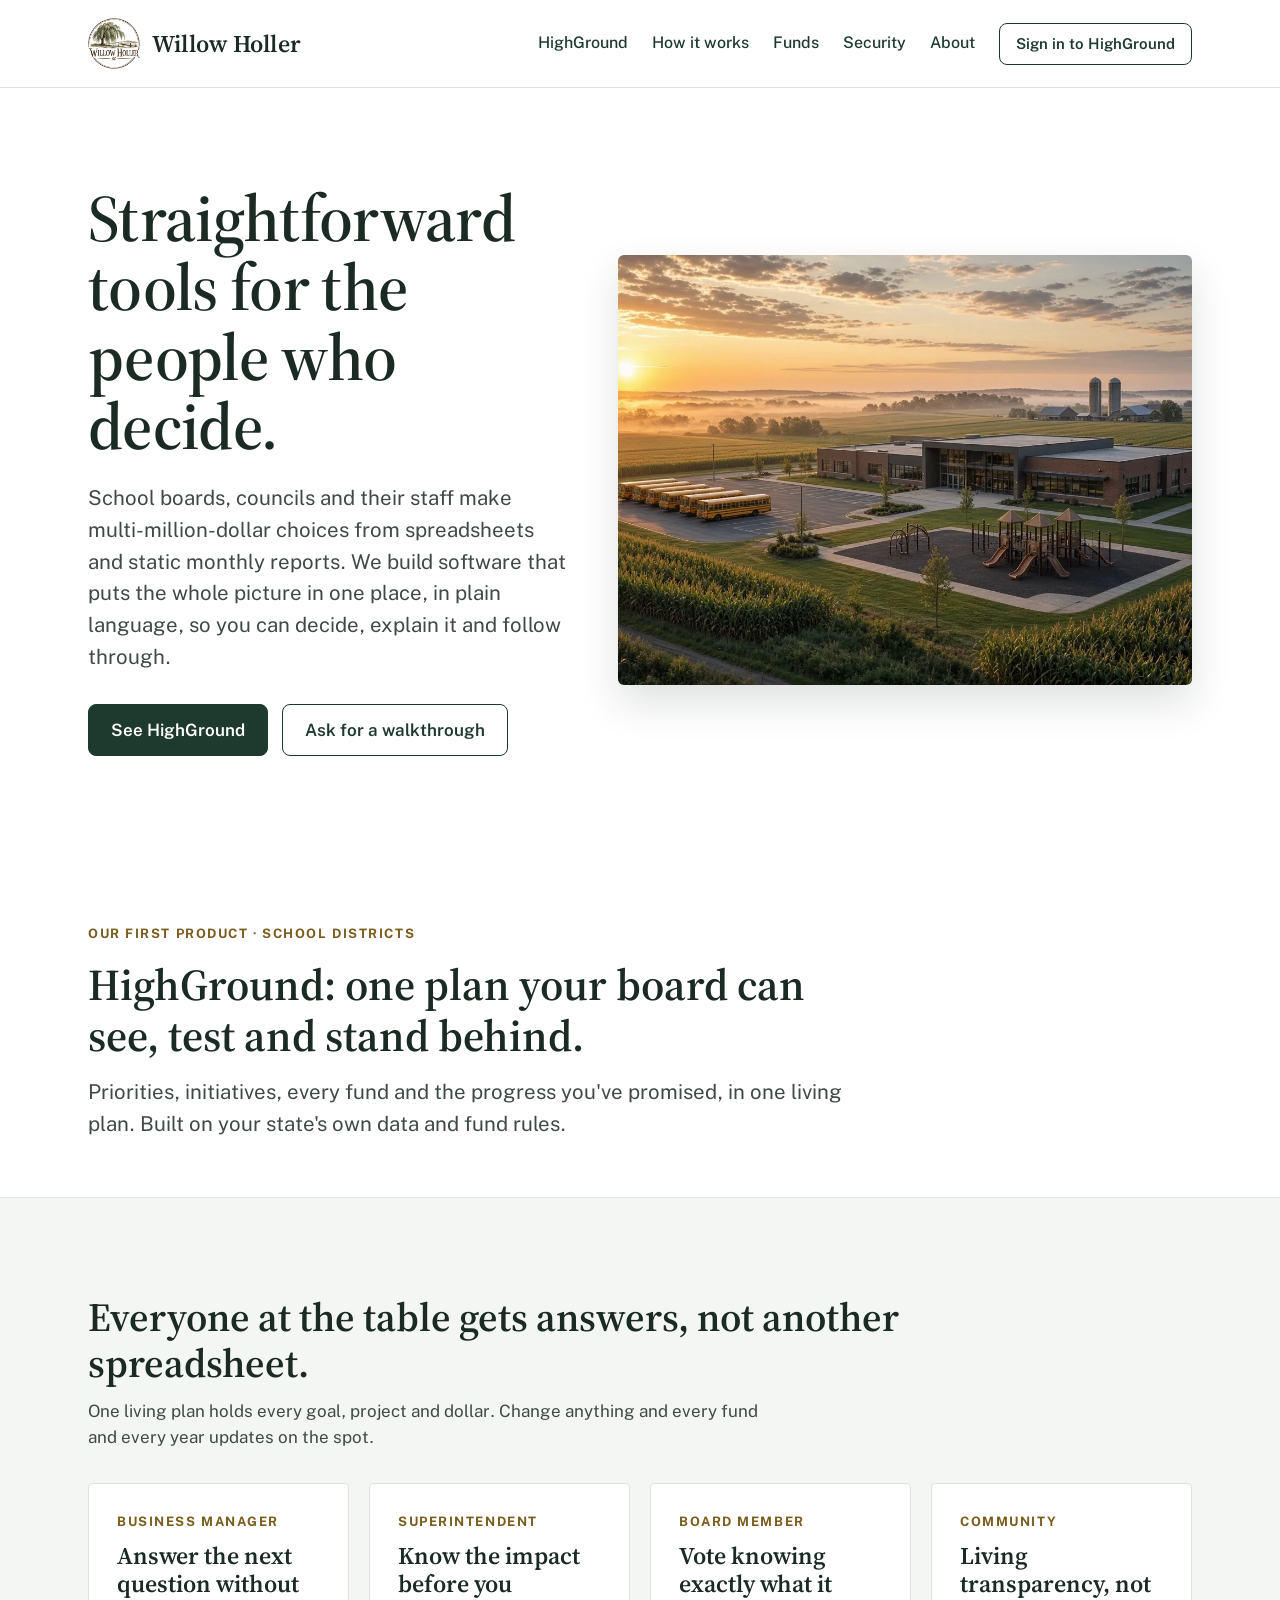
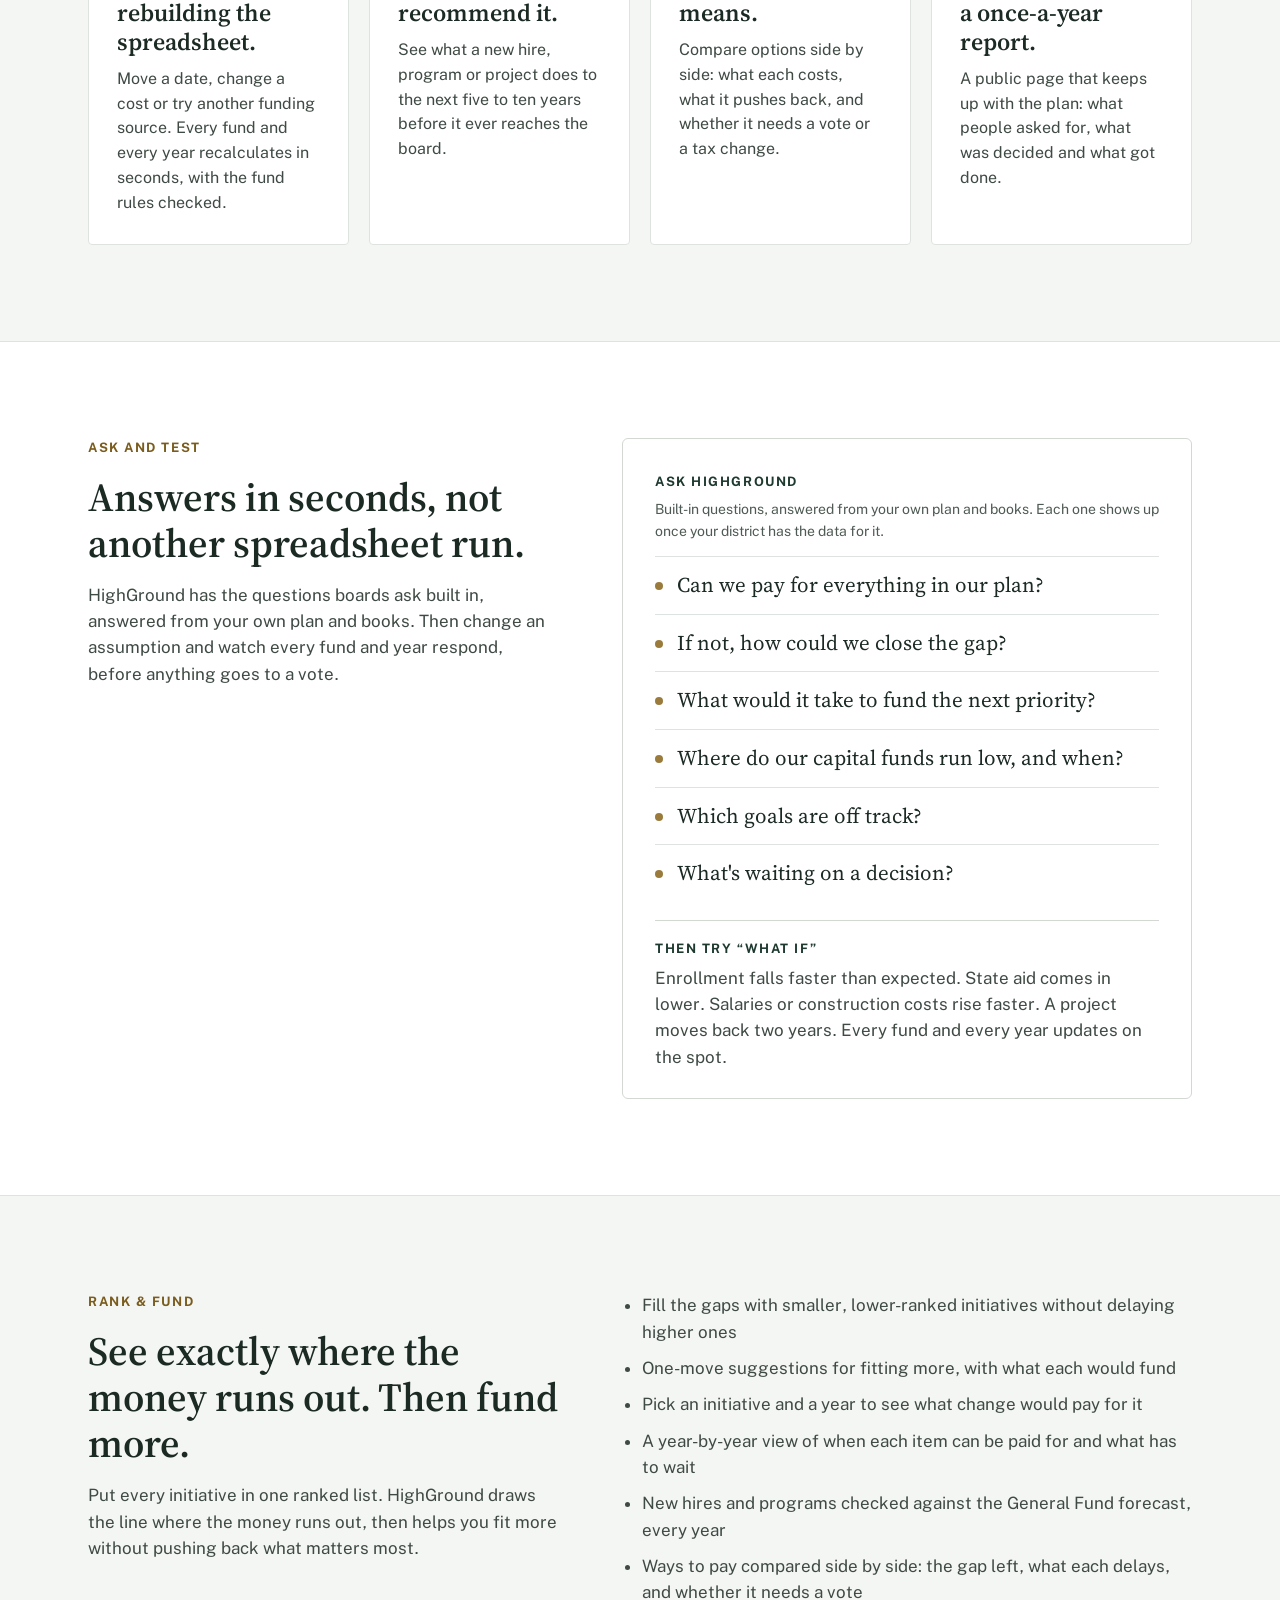
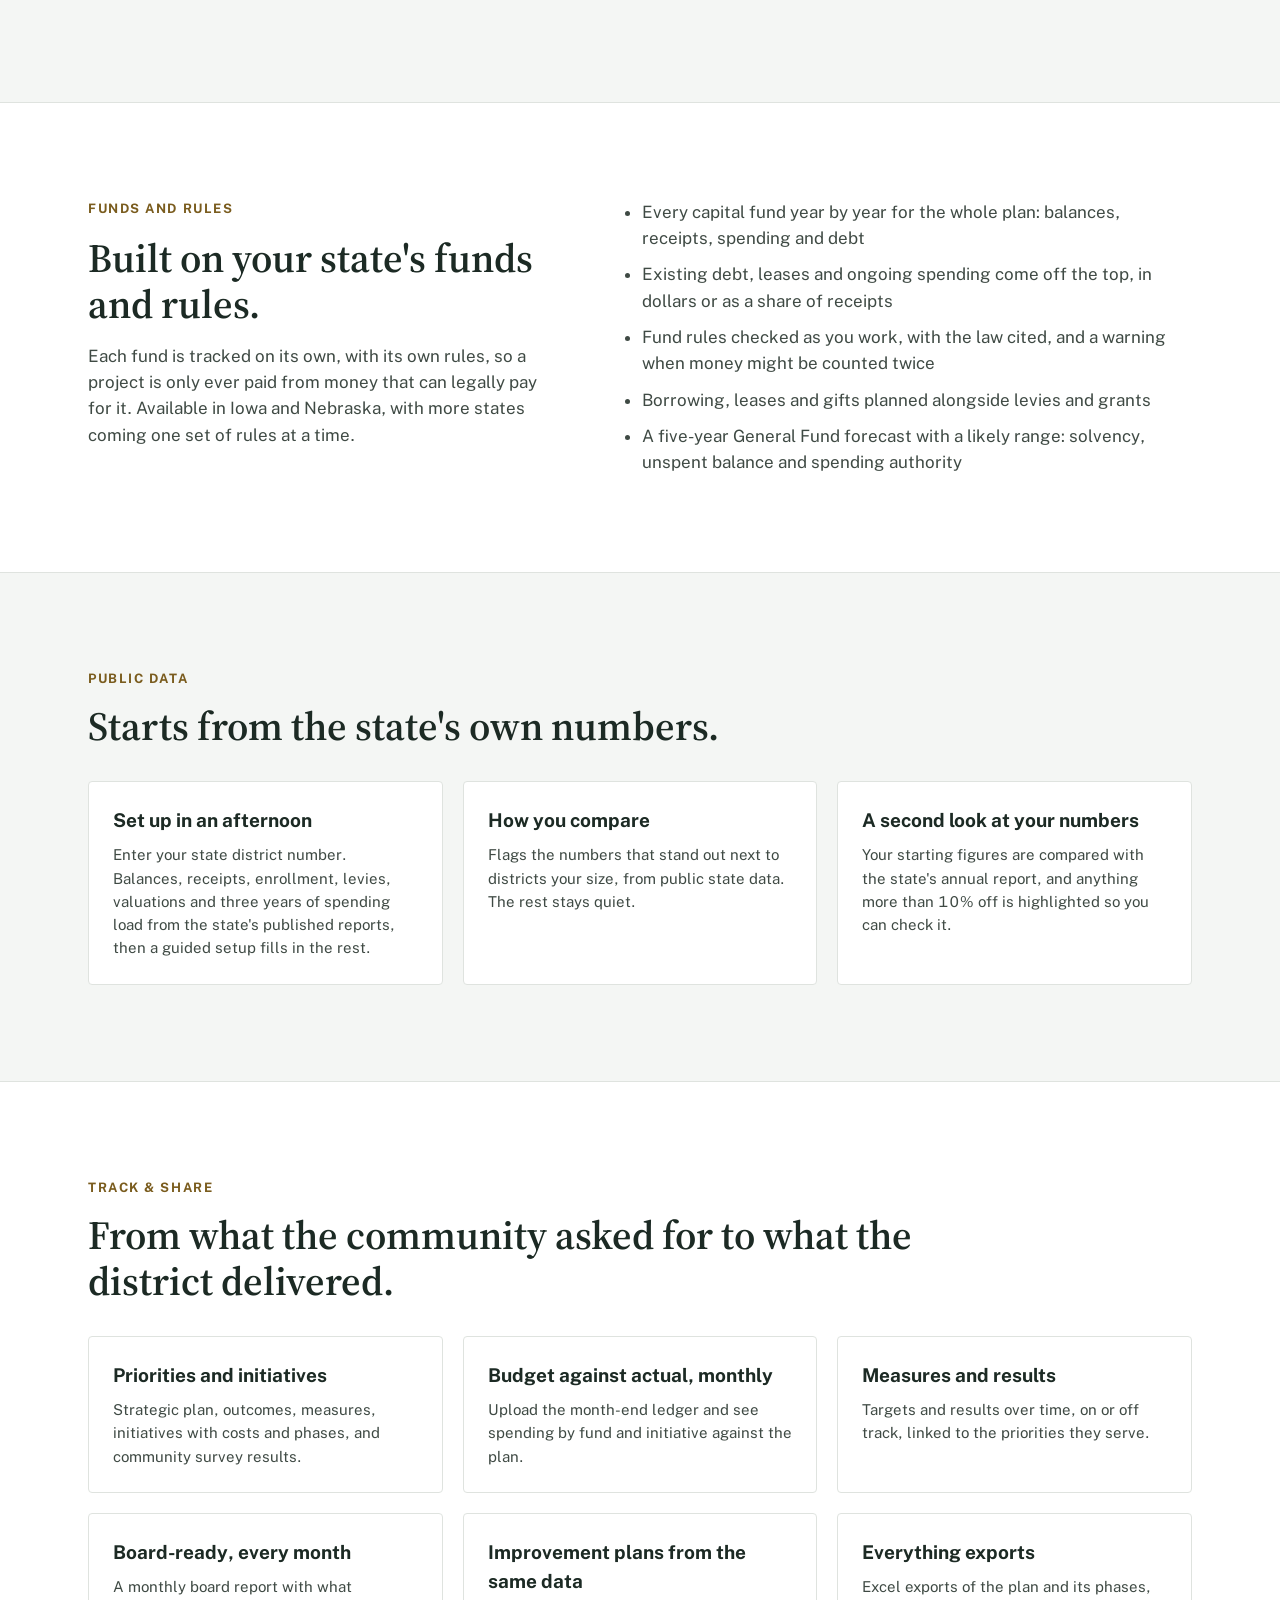
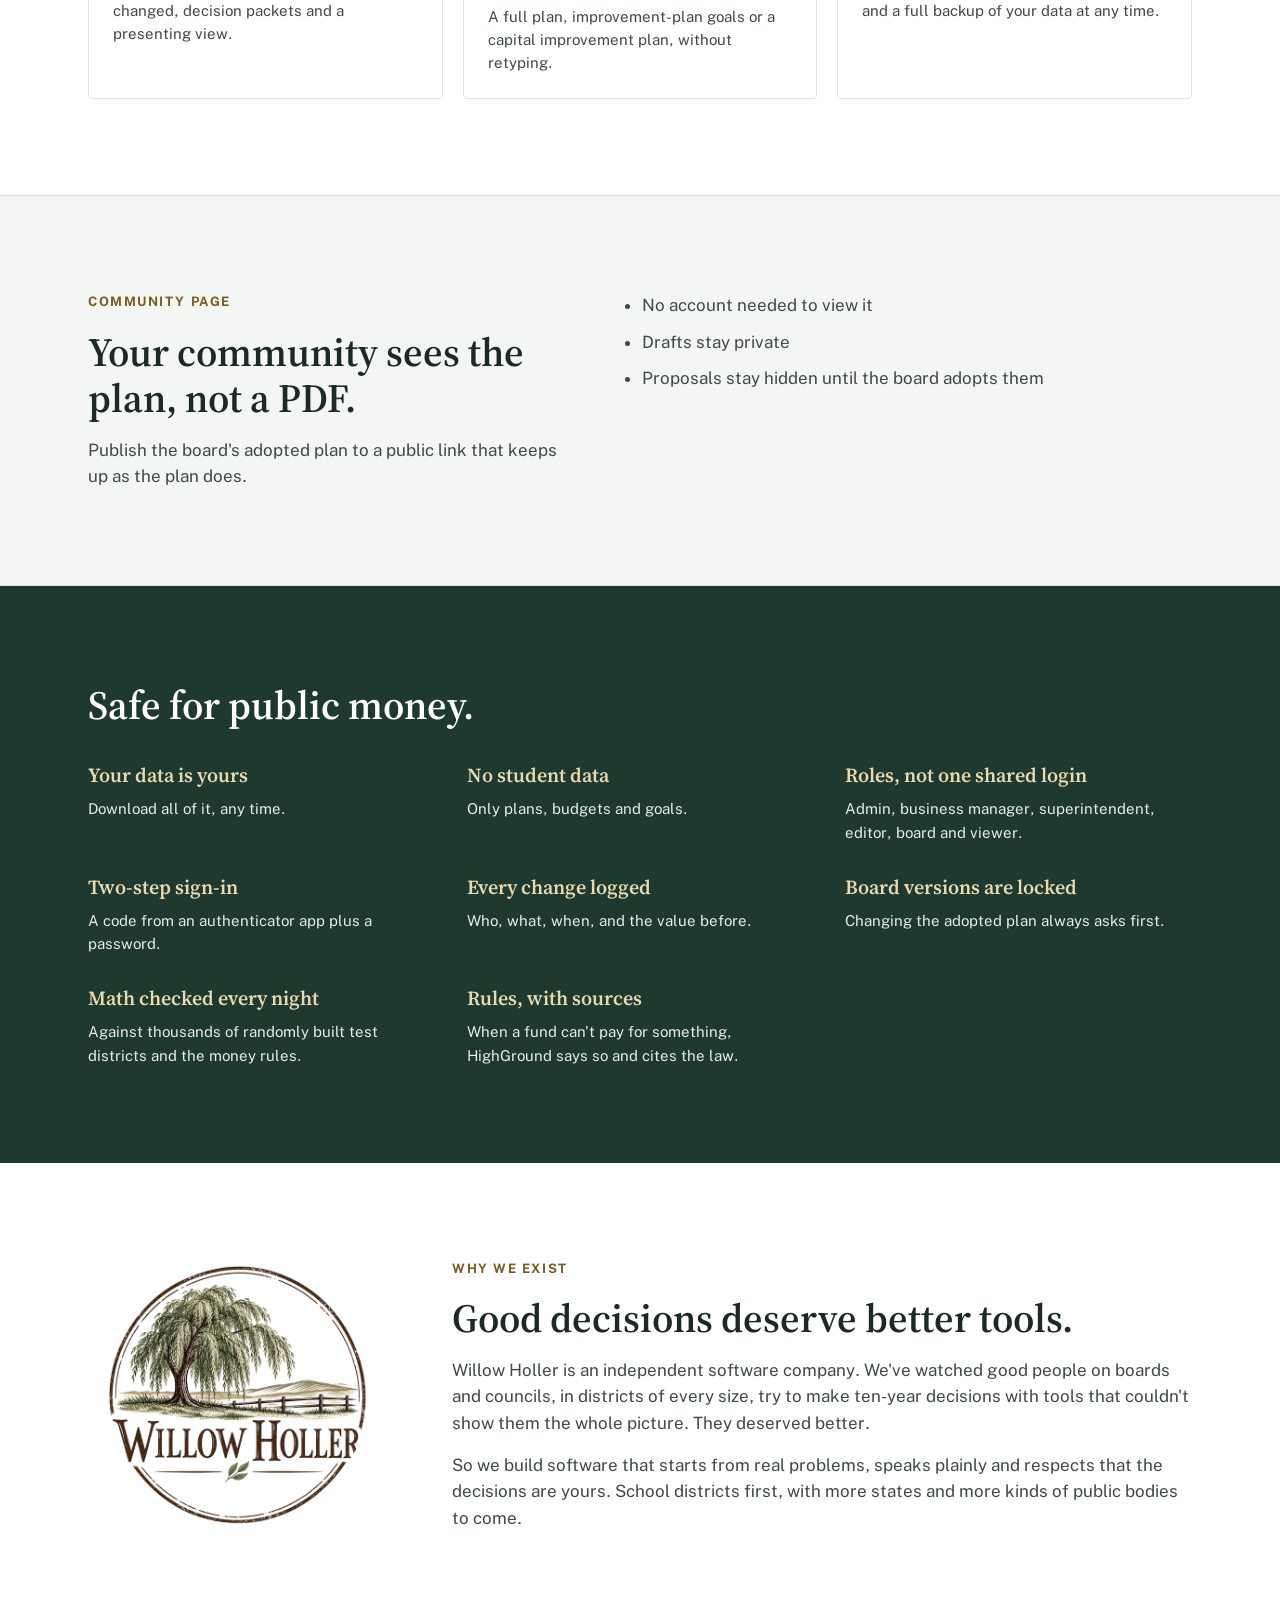
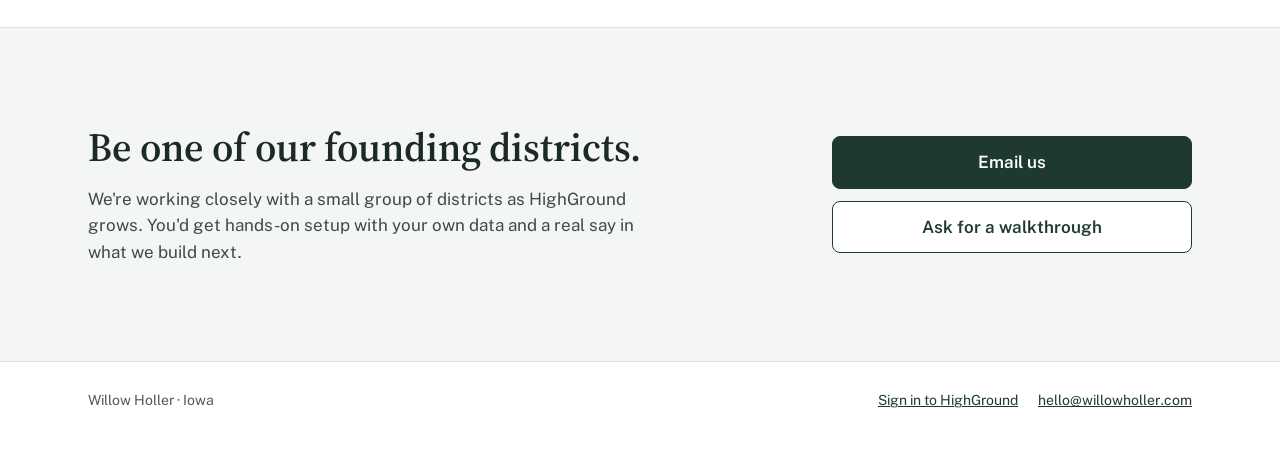
<file: index.html>
<!doctype html>
<html lang="en">
<head>
  <meta charset="utf-8">
  <meta name="viewport" content="width=device-width, initial-scale=1">
  <title>Willow Holler — Straightforward tools for the people who decide</title>
  <link rel="icon" href="/favicon.ico" sizes="any">
  <link rel="icon" type="image/png" sizes="32x32" href="/favicon-32.png">
  <link rel="icon" type="image/png" sizes="16x16" href="/favicon-16.png">
  <link rel="apple-touch-icon" href="/apple-touch-icon.png">
  <!-- the home-screen shortcut is Willow Holler's own, and opens in the browser, so signing in to HighGround never takes it over -->
  <link rel="manifest" href="/manifest.webmanifest">
  <meta name="apple-mobile-web-app-title" content="Willow Holler">
  <meta name="description" content="Willow Holler builds straightforward software for the people who decide. Our first product, HighGround, is the living plan for a school district: priorities, every fund and progress in one place, built on your state's own data and fund rules.">
  <meta property="og:title" content="Willow Holler">
  <meta property="og:description" content="Straightforward tools for the people who decide.">
  <meta property="og:type" content="website">
  <meta property="og:url" content="https://www.willowholler.com/">
  <link rel="canonical" href="https://www.willowholler.com/">
  <meta property="og:image" content="https://www.willowholler.com/willowholler-emblem.webp">
  <link rel="preconnect" href="https://fonts.googleapis.com">
  <link rel="preconnect" href="https://fonts.gstatic.com" crossorigin>
  <link href="https://fonts.googleapis.com/css2?family=Public+Sans:wght@400;500;600;700&family=Source+Serif+4:opsz,wght@8..60,400;8..60,600&display=swap" rel="stylesheet">
  <link rel="stylesheet" href="styles.css">
</head>
<body>
<!-- One page while there is one product (24 Nov 2026). When a second product arrives, move the HighGround sections
     (#highground to #trust) to their own page and give this page product cards.
     Site rules: no personal names, no school-board role, no real district as proof, no public demo link,
     no mock-ups or made-up-figure illustrations, no red in graphics. Describe only what the app has built. -->
<a class="skip" href="#main">Skip to content</a>

<header class="site-head">
  <div class="wrap">
    <a class="brand" href="/" aria-label="Willow Holler, home">
      <img src="willowholler-emblem-small.webp" width="52" height="51" alt="">
      <span class="brand-name">Willow Holler</span>
    </a>
    <nav class="nav" aria-label="Main">
      <a href="#highground">HighGround</a>
      <a href="#ask">How it works</a>
      <a href="#funds">Funds</a>
      <a href="#trust">Security</a>
      <a href="#about">About</a>
      <a class="btn outline" href="https://highground.willowholler.com/" target="_blank" rel="noopener">Sign in to HighGround</a>
    </nav>
  </div>
</header>

<main id="main">
  <!-- HERO -->
  <section class="wrap section">
    <div class="hero-grid">
      <div class="stack" style="gap:22px">
        <h1 class="h1">Straightforward tools for the people who decide.</h1>
        <p class="lede">School boards, councils and their staff make multi-million-dollar choices from spreadsheets and static monthly reports. We build software that puts the whole picture in one place, in plain language, so you can decide, explain it and follow through.</p>
        <div class="btns" style="margin-top:8px">
          <a class="btn" href="#highground">See HighGround</a>
          <a class="btn outline" href="mailto:hello@willowholler.com?subject=HighGround%20walkthrough">Ask for a walkthrough</a>
        </div>
      </div>
      <figure class="hero-photo">
        <img src="hero-school-sunrise.webp" width="1168" height="784" alt="A brick school at sunrise, surrounded by cornfields, with buses parked out front and fog over the farmland">
      </figure>
    </div>
  </section>

  <!-- HIGHGROUND INTRO -->
  <section id="highground" class="wrap" style="padding-top:clamp(40px,6vw,72px);padding-bottom:clamp(40px,5vw,56px)">
    <div class="stack" style="gap:16px">
      <span class="caps">Our first product · school districts</span>
      <h2 class="h2" style="font-size:clamp(32px,3.8vw,44px);max-width:18em">HighGround: one plan your board can see, test and stand behind.</h2>
      <p class="lede" style="max-width:38em">Priorities, initiatives, every fund and the progress you've promised, in one living plan. Built on your state's own data and fund rules.</p>
    </div>
  </section>

  <!-- VALUE BY PERSONA -->
  <section class="band">
    <div class="wrap section stack-lg">
      <div class="stack" style="gap:12px">
        <h2 class="h2" style="max-width:22em">Everyone at the table gets answers, not another spreadsheet.</h2>
        <p class="body" style="max-width:40em">One living plan holds every goal, project and dollar. Change anything and every fund and every year updates on the spot.</p>
      </div>
      <div class="grid4">
        <article class="persona"><span class="caps">Business manager</span><h3>Answer the next question without rebuilding the spreadsheet.</h3><p>Move a date, change a cost or try another funding source. Every fund and every year recalculates in seconds, with the fund rules checked.</p></article>
        <article class="persona"><span class="caps">Superintendent</span><h3>Know the impact before you recommend it.</h3><p>See what a new hire, program or project does to the next five to ten years before it ever reaches the board.</p></article>
        <article class="persona"><span class="caps">Board member</span><h3>Vote knowing exactly what it means.</h3><p>Compare options side by side: what each costs, what it pushes back, and whether it needs a vote or a tax change.</p></article>
        <article class="persona"><span class="caps">Community</span><h3>Living transparency, not a once-a-year report.</h3><p>A public page that keeps up with the plan: what people asked for, what was decided and what got done.</p></article>
      </div>
    </div>
  </section>

  <!-- ASK + WHAT IF (questions match the app's built-in Ask bar) -->
  <section id="ask">
    <div class="wrap section duo">
      <div class="l">
        <span class="caps">Ask and test</span>
        <h2 class="h2">Answers in seconds, not another spreadsheet run.</h2>
        <p class="body">HighGround has the questions boards ask built in, answered from your own plan and books. Then change an assumption and watch every fund and year respond, before anything goes to a vote.</p>
      </div>
      <div class="r askbox">
        <span class="caps" style="color:var(--forest)">Ask HighGround</span>
        <p class="small muted" style="margin:6px 0 14px">Built-in questions, answered from your own plan and books. Each one shows up once your district has the data for it.</p>
        <ul class="asklist">
          <li>Can we pay for everything in our plan?</li>
          <li>If not, how could we close the gap?</li>
          <li>What would it take to fund the next priority?</li>
          <li>Where do our capital funds run low, and when?</li>
          <li>Which goals are off track?</li>
          <li>What's waiting on a decision?</li>
        </ul>
        <div class="whatif">
          <span class="caps" style="color:var(--forest)">Then try “what if”</span>
          <p class="body">Enrollment falls faster than expected. State aid comes in lower. Salaries or construction costs rise faster. A project moves back two years. Every fund and every year updates on the spot.</p>
        </div>
      </div>
    </div>
  </section>

  <!-- RANK & FUND -->
  <section id="rank" class="band">
    <div class="wrap section duo">
      <div class="l">
        <span class="caps">Rank &amp; fund</span>
        <h2 class="h2">See exactly where the money runs out. Then fund more.</h2>
        <p class="body">Put every initiative in one ranked list. HighGround draws the line where the money runs out, then helps you fit more without pushing back what matters most.</p>
      </div>
      <div class="r">
        <ul class="ticks">
          <li>Fill the gaps with smaller, lower-ranked initiatives without delaying higher ones</li>
          <li>One-move suggestions for fitting more, with what each would fund</li>
          <li>Pick an initiative and a year to see what change would pay for it</li>
          <li>A year-by-year view of when each item can be paid for and what has to wait</li>
          <li>New hires and programs checked against the General Fund forecast, every year</li>
          <li>Ways to pay compared side by side: the gap left, what each delays, and whether it needs a vote</li>
        </ul>
      </div>
    </div>
  </section>

  <!-- FUNDS & RULES -->
  <section id="funds">
    <div class="wrap section duo">
      <div class="l">
        <span class="caps">Funds and rules</span>
        <h2 class="h2">Built on your state's funds and rules.</h2>
        <p class="body">Each fund is tracked on its own, with its own rules, so a project is only ever paid from money that can legally pay for it. Available in Iowa and Nebraska, with more states coming one set of rules at a time.</p>
      </div>
      <div class="r">
        <ul class="ticks">
          <li>Every capital fund year by year for the whole plan: balances, receipts, spending and debt</li>
          <li>Existing debt, leases and ongoing spending come off the top, in dollars or as a share of receipts</li>
          <li>Fund rules checked as you work, with the law cited, and a warning when money might be counted twice</li>
          <li>Borrowing, leases and gifts planned alongside levies and grants</li>
          <li>A five-year General Fund forecast with a likely range: solvency, unspent balance and spending authority</li>
        </ul>
      </div>
    </div>
  </section>

  <!-- PUBLIC DATA -->
  <section id="data" class="band">
    <div class="wrap section stack-lg">
      <div class="stack" style="gap:14px"><span class="caps">Public data</span><h2 class="h2" style="max-width:22em">Starts from the state's own numbers.</h2></div>
      <div class="grid3">
        <div class="ftile"><h3>Set up in an afternoon</h3><p>Enter your state district number. Balances, receipts, enrollment, levies, valuations and three years of spending load from the state's published reports, then a guided setup fills in the rest.</p></div>
        <div class="ftile"><h3>How you compare</h3><p>Flags the numbers that stand out next to districts your size, from public state data. The rest stays quiet.</p></div>
        <div class="ftile"><h3>A second look at your numbers</h3><p>Your starting figures are compared with the state's annual report, and anything more than 10% off is highlighted so you can check it.</p></div>
      </div>
    </div>
  </section>

  <!-- TRACK & SHARE -->
  <section id="track">
    <div class="wrap section stack-lg">
      <div class="stack" style="gap:14px"><span class="caps">Track &amp; share</span><h2 class="h2" style="max-width:22em">From what the community asked for to what the district delivered.</h2></div>
      <div class="grid3">
        <div class="ftile"><h3>Priorities and initiatives</h3><p>Strategic plan, outcomes, measures, initiatives with costs and phases, and community survey results.</p></div>
        <div class="ftile"><h3>Budget against actual, monthly</h3><p>Upload the month-end ledger and see spending by fund and initiative against the plan.</p></div>
        <div class="ftile"><h3>Measures and results</h3><p>Targets and results over time, on or off track, linked to the priorities they serve.</p></div>
        <div class="ftile"><h3>Board-ready, every month</h3><p>A monthly board report with what changed, decision packets and a presenting view.</p></div>
        <div class="ftile"><h3>Improvement plans from the same data</h3><p>A full plan, improvement-plan goals or a capital improvement plan, without retyping.</p></div>
        <div class="ftile"><h3>Everything exports</h3><p>Excel exports of the plan and its phases, and a full backup of your data at any time.</p></div>
      </div>
    </div>
  </section>

  <!-- COMMUNITY PAGE -->
  <section id="community" class="band">
    <div class="wrap section duo">
      <div class="l">
        <span class="caps">Community page</span>
        <h2 class="h2">Your community sees the plan, not a PDF.</h2>
        <p class="body">Publish the board's adopted plan to a public link that keeps up as the plan does.</p>
      </div>
      <div class="r">
        <ul class="ticks">
          <li>No account needed to view it</li>
          <li>Drafts stay private</li>
          <li>Proposals stay hidden until the board adopts them</li>
        </ul>
      </div>
    </div>
  </section>

  <!-- SECURITY -->
  <section id="trust" class="dark">
    <div class="wrap section stack-lg">
      <h2 class="h2">Safe for public money.</h2>
      <div class="trust4">
        <div><b>Your data is yours</b>Download all of it, any time.</div>
        <div><b>No student data</b>Only plans, budgets and goals.</div>
        <div><b>Roles, not one shared login</b>Admin, business manager, superintendent, editor, board and viewer.</div>
        <div><b>Two-step sign-in</b>A code from an authenticator app plus a password.</div>
        <div><b>Every change logged</b>Who, what, when, and the value before.</div>
        <div><b>Board versions are locked</b>Changing the adopted plan always asks first.</div>
        <div><b>Math checked every night</b>Against thousands of randomly built test districts and the money rules.</div>
        <div><b>Rules, with sources</b>When a fund can't pay for something, HighGround says so and cites the law.</div>
      </div>
    </div>
  </section>

  <!-- ABOUT -->
  <section id="about">
    <div class="wrap section duo" style="align-items:center">
      <div class="about-emblem"><img src="willowholler-emblem.webp" width="260" height="260" alt="Willow Holler emblem: a weeping willow by a fence in rolling hills"></div>
      <div class="l" style="flex:1 1 480px">
        <span class="caps">Why we exist</span>
        <h2 class="h2">Good decisions deserve better tools.</h2>
        <p class="body">Willow Holler is an independent software company. We've watched good people on boards and councils, in districts of every size, try to make ten-year decisions with tools that couldn't show them the whole picture. They deserved better.</p>
        <p class="body">So we build software that starts from real problems, speaks plainly and respects that the decisions are yours. School districts first, with more states and more kinds of public bodies to come.</p>
      </div>
    </div>
  </section>

  <!-- FOUNDING + CONTACT -->
  <section id="contact" class="band">
    <div class="wrap section duo" style="align-items:center">
      <div class="l" style="flex:1 1 480px">
        <h2 class="h2">Be one of our founding districts.</h2>
        <p class="body" style="max-width:34em">We're working closely with a small group of districts as HighGround grows. You'd get hands-on setup with your own data and a real say in what we build next.</p>
      </div>
      <div class="cta-col">
        <a class="btn" href="mailto:hello@willowholler.com">Email us</a>
        <a class="btn outline white" href="mailto:hello@willowholler.com?subject=HighGround%20walkthrough">Ask for a walkthrough</a>
      </div>
    </div>
  </section>
</main>

<footer class="site-foot">
  <div class="wrap">
    <span>Willow Holler · Iowa</span>
    <nav aria-label="Footer"><a href="https://highground.willowholler.com/" target="_blank" rel="noopener">Sign in to HighGround</a><a href="mailto:hello@willowholler.com">hello@willowholler.com</a></nav>
  </div>
</footer>
</body>
</html>
</file>
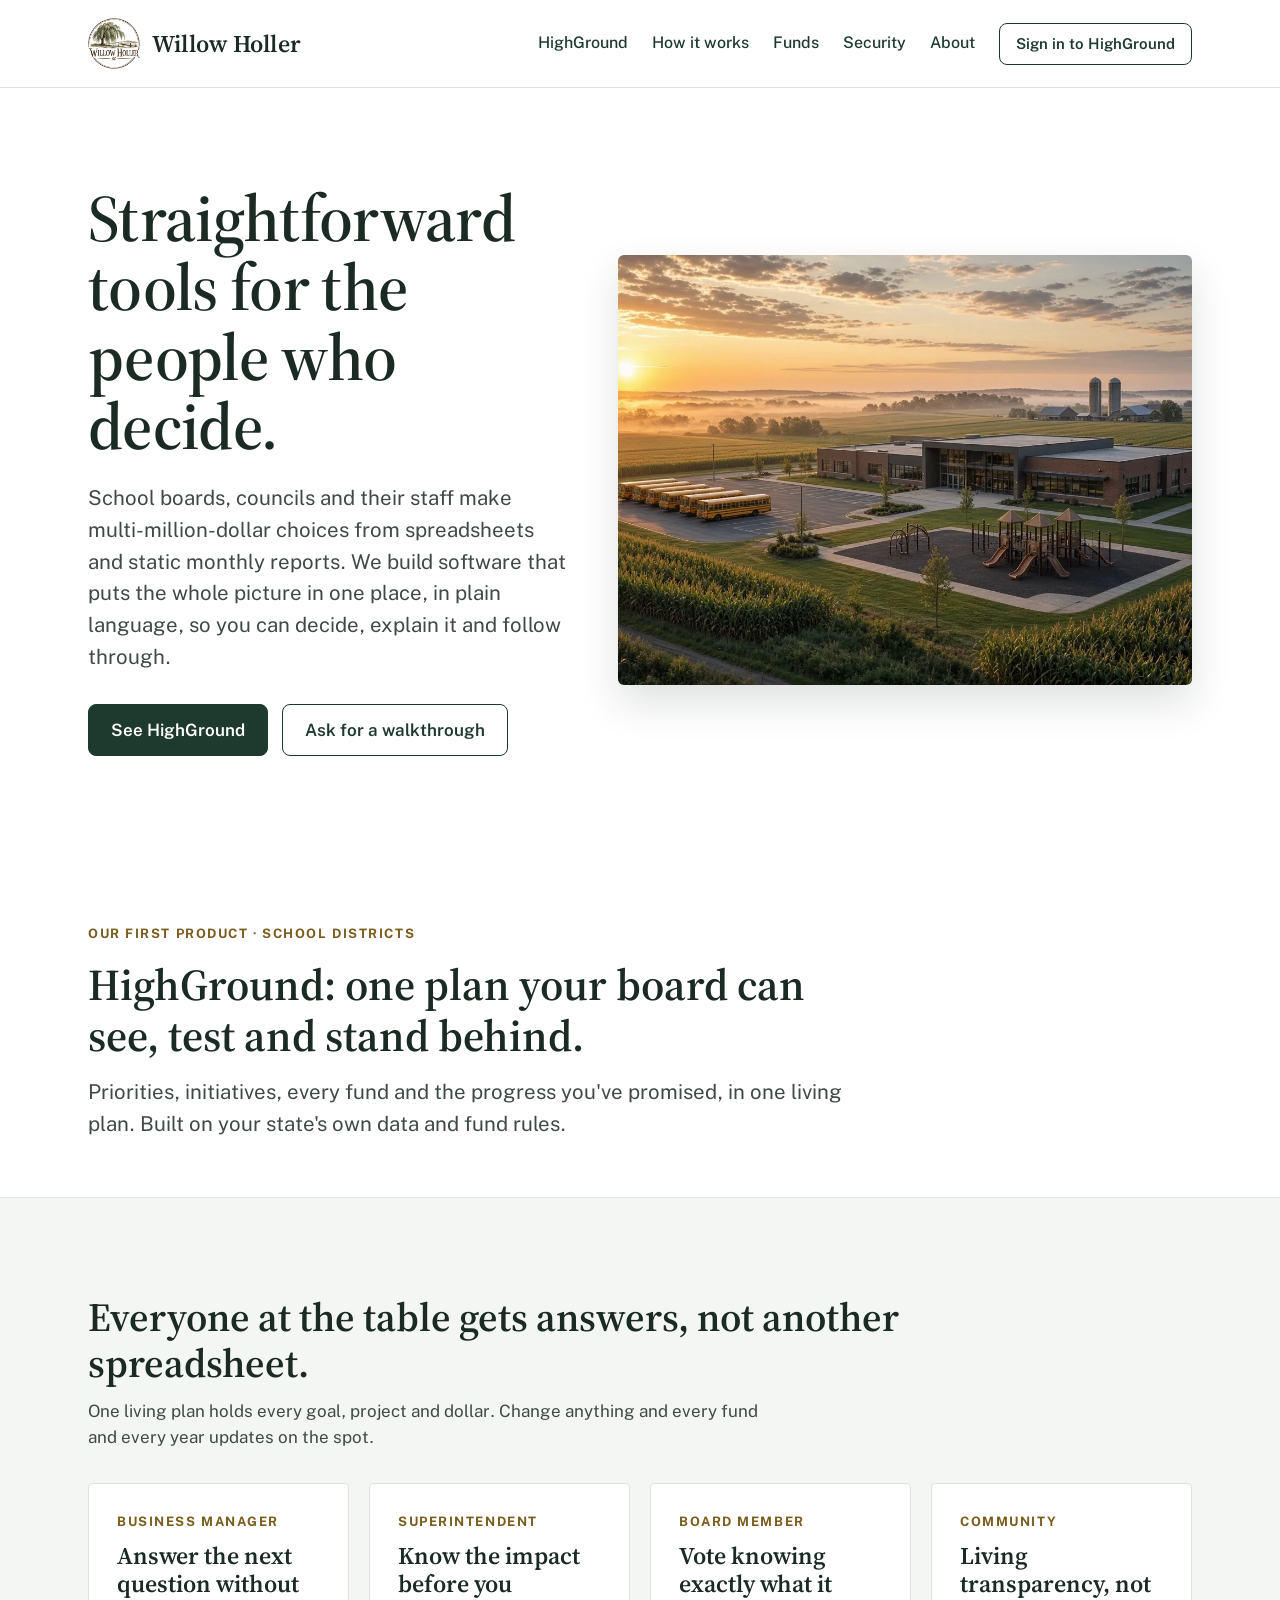
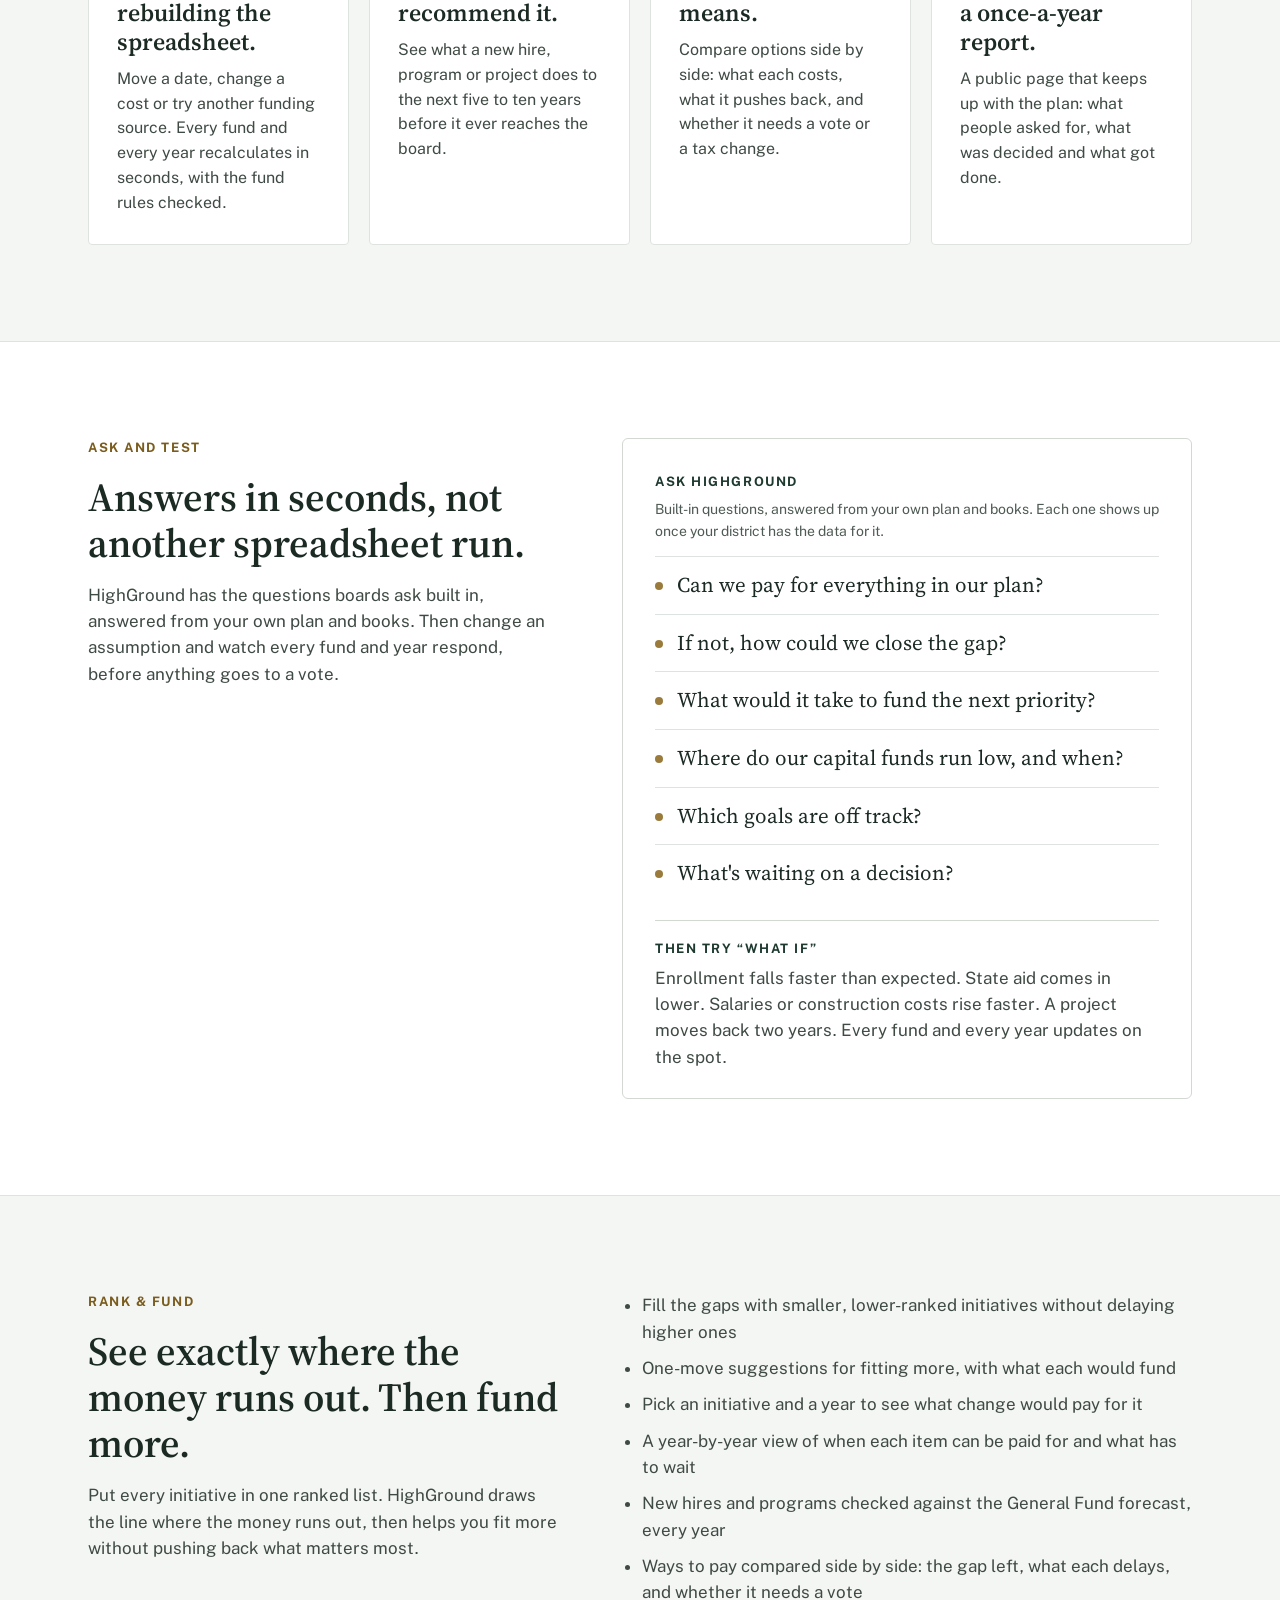
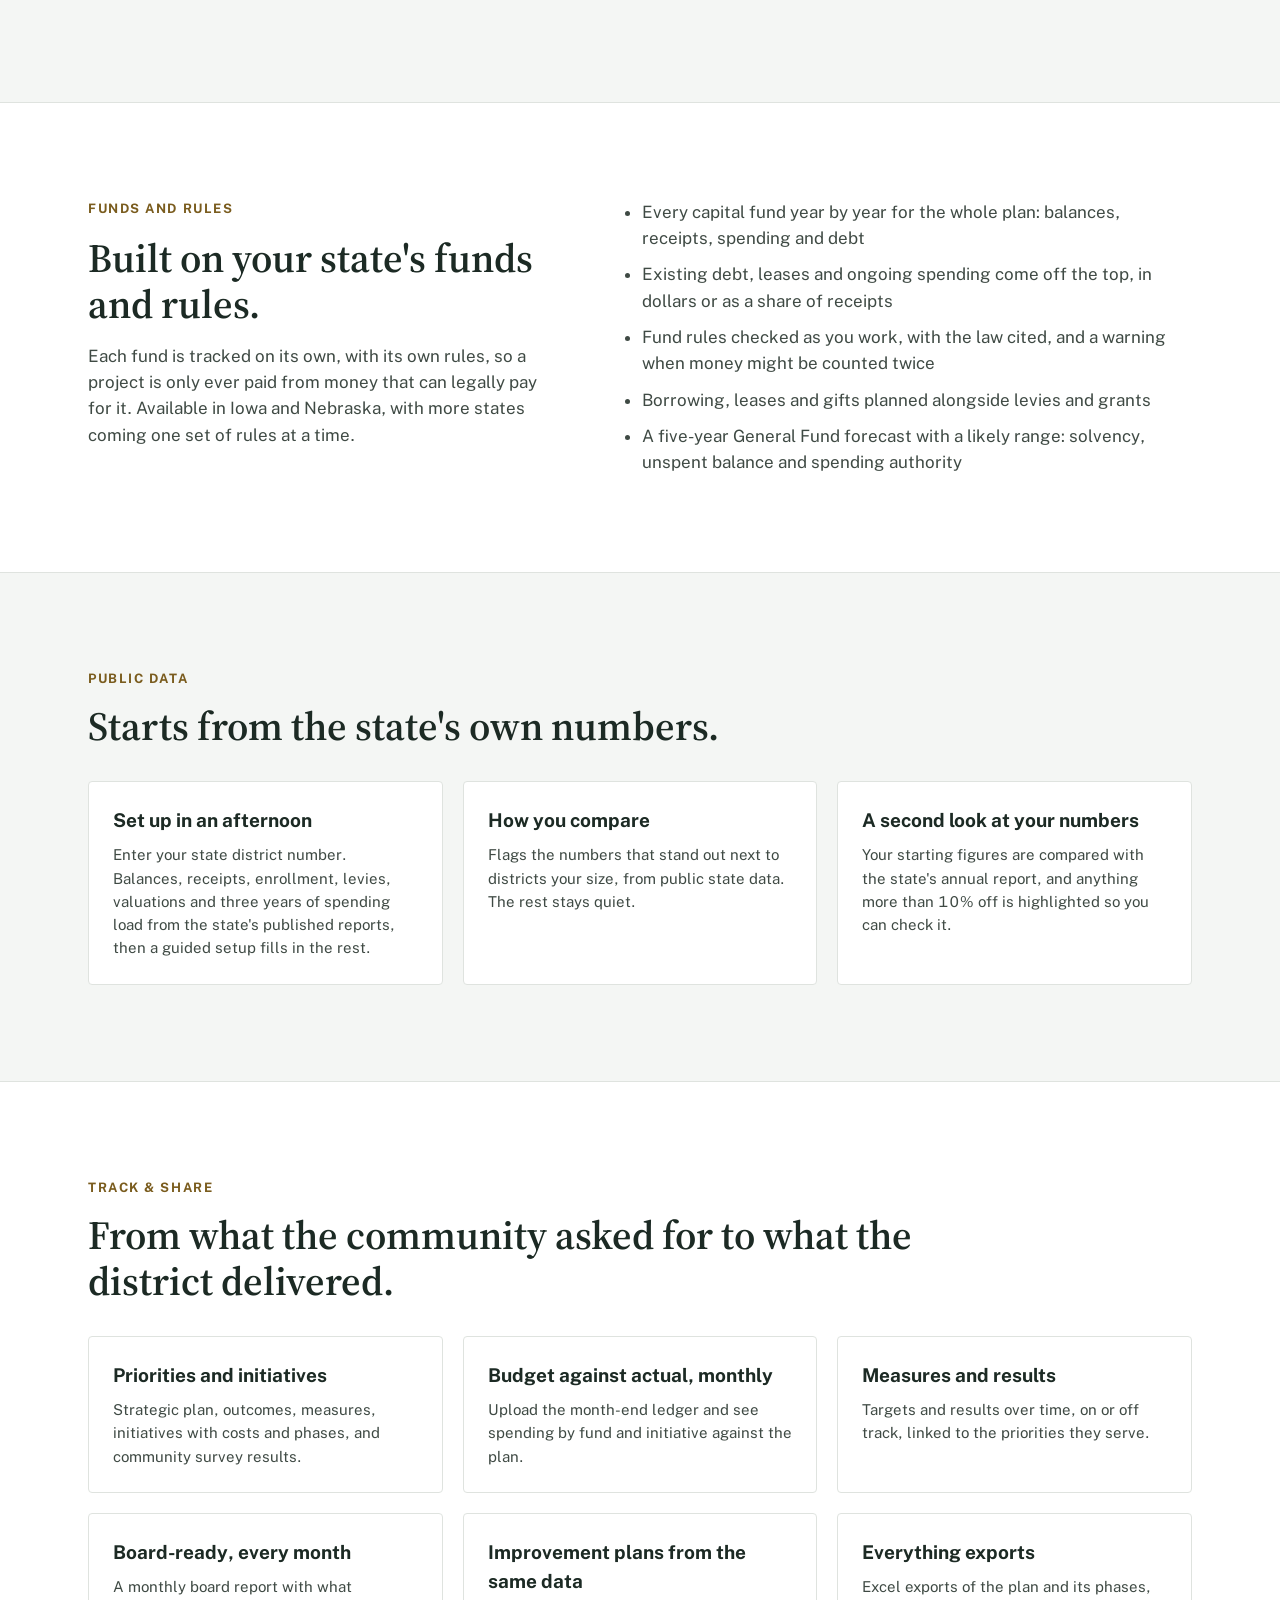
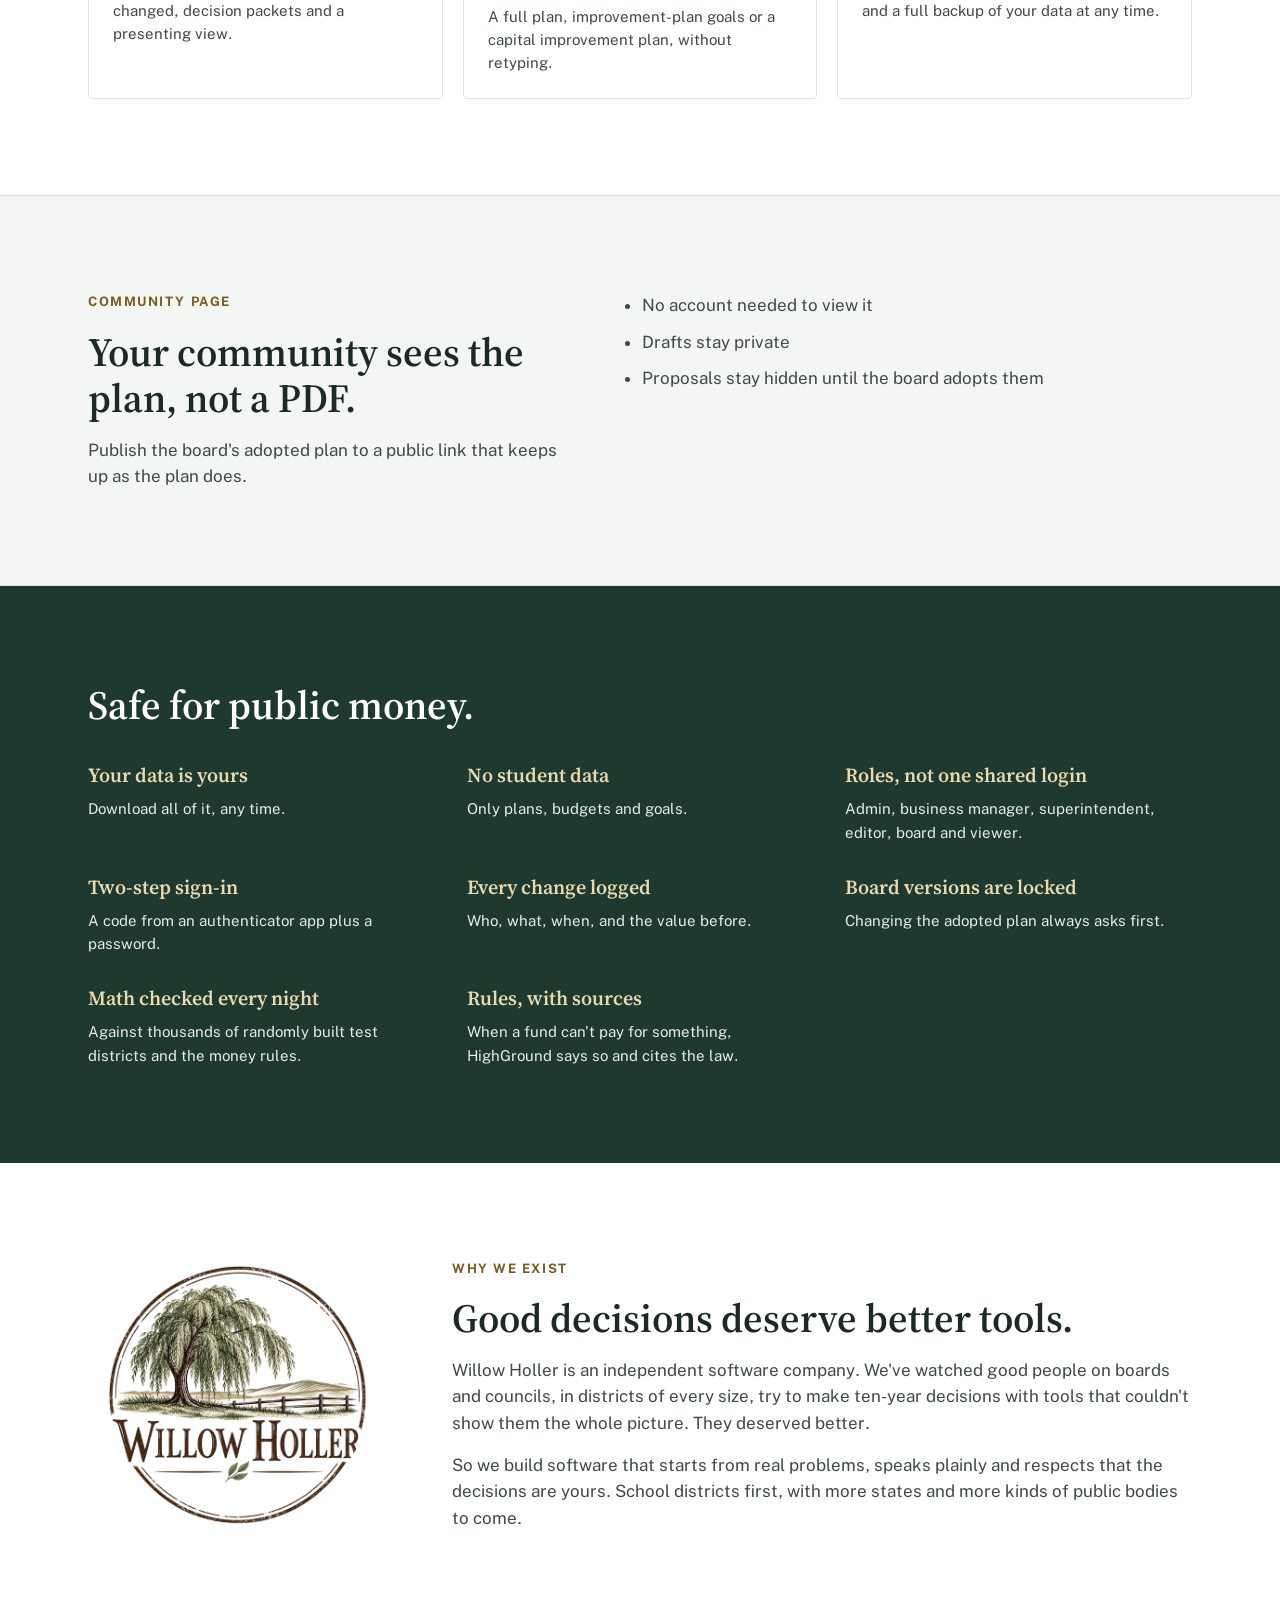
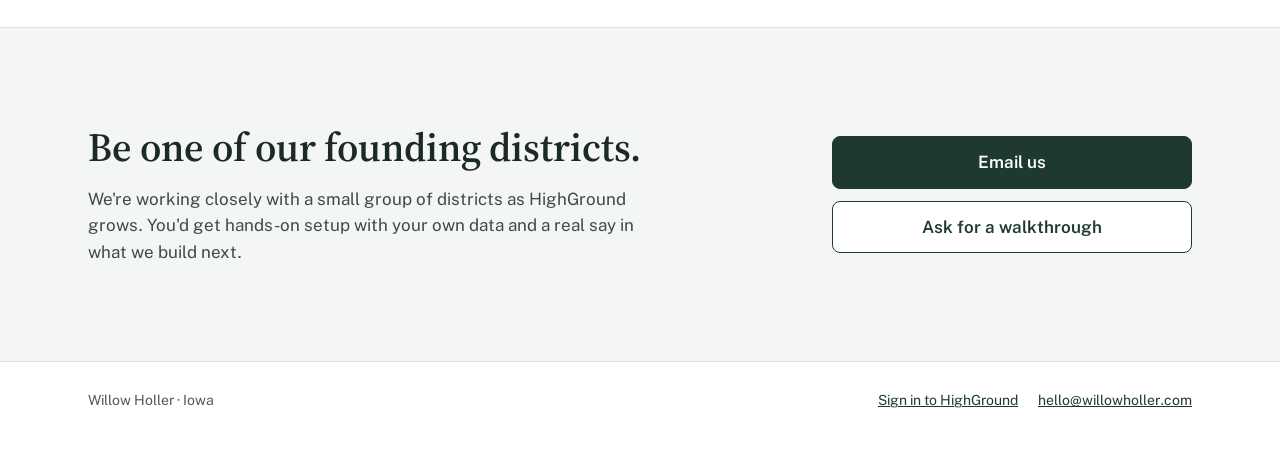
<file: highground/index.html>
<!doctype html>
<html lang="en">
<head>
  <meta charset="utf-8">
  <meta name="viewport" content="width=device-width, initial-scale=1">
  <title>HighGround — Willow Holler</title>
  <!-- HighGround now lives on the home page (24 Nov 2026). This page only forwards old links there. -->
  <link rel="canonical" href="https://www.willowholler.com/#highground">
  <meta name="robots" content="noindex">
  <meta http-equiv="refresh" content="0; url=/#highground">
  <script>location.replace('/#highground');</script>
</head>
<body>
  <p>HighGround has moved to <a href="/#highground">willowholler.com</a>.</p>
</body>
</html>
</file>
<file: styles.css>
/* Willow Holler — site styles. Direction A, "Prairie ledger": serif headings and ruled lines, on white (14 Oct 2026: the cream paper
   was toned down to white with a cool, barely-there tint for alternate bands; forest green and gold stay the accents). */
:root{
  --paper:#FFFFFF; --paper-2:#F4F6F4; --card:#FFFFFF; --rule:#DFE3DF; --rule-2:#D3D8D3;
  --ink:#1C2A24; --body:#3F4A44; --muted:#4E5A53; --forest:#1E3A2F; --forest-2:#0F241C;
  --gold:#9A7B3C; --gold-text:#7A5C1E; --cream:#F4F0E6;
  --serif:'Source Serif 4', Georgia, 'Times New Roman', serif;
  --sans:'Public Sans', system-ui, -apple-system, 'Segoe UI', sans-serif;
  --pad:clamp(20px, 5vw, 48px);
}
*{box-sizing:border-box}
html{scroll-behavior:smooth}
@media (prefers-reduced-motion: reduce){html{scroll-behavior:auto}}
body{margin:0;background:var(--paper);color:var(--ink);font-family:var(--sans);font-size:17px;line-height:1.55;font-feature-settings:"tnum" 1}
a{color:var(--forest)} a:hover{color:var(--forest-2)}
:focus-visible{outline:3px solid var(--gold);outline-offset:2px}
img,svg{max-width:100%}
h1,h2,h3{font-family:var(--serif);font-weight:600;margin:0}
p{margin:0}
.skip{position:absolute;left:-999px;top:8px;background:var(--forest);color:#fff;padding:10px 14px;border-radius:6px;z-index:10}
.skip:focus{left:8px}

.wrap{max-width:1200px;margin:0 auto;padding-left:var(--pad);padding-right:var(--pad)}
.section{padding-top:clamp(56px, 8vw, 96px);padding-bottom:clamp(56px, 8vw, 96px)}
.band{background:var(--paper-2);border-top:1px solid var(--rule);border-bottom:1px solid var(--rule)}
.dark{background:var(--forest);color:var(--cream)}
.stack{display:flex;flex-direction:column;gap:18px}
.stack-lg{display:flex;flex-direction:column;gap:32px}
.split{display:grid;grid-template-columns:repeat(auto-fit, minmax(min(100%, 420px), 1fr));gap:clamp(32px, 5vw, 72px);align-items:start}
.split.center{align-items:center}
.h1{font-size:clamp(40px, 5.4vw, 66px);line-height:1.05;letter-spacing:-0.01em}
.h2{font-size:clamp(30px, 3.4vw, 40px);line-height:1.15}
.h3{font-size:24px}
.lede{font-size:clamp(18px, 1.6vw, 21px);color:var(--body);max-width:34em}
.body{color:var(--body)}
.muted{color:var(--muted)}
.small{font-size:14px}
.eyebrow{font-size:15px;font-weight:600;color:var(--gold-text);letter-spacing:.02em}

/* buttons */
.btns{display:flex;gap:14px;flex-wrap:wrap}
.btn{display:inline-flex;align-items:center;min-height:48px;padding:12px 22px;border-radius:8px;font-weight:600;text-decoration:none;border:1px solid var(--forest);background:var(--forest);color:#fff}
.btn:hover{background:var(--forest-2);color:#fff}
.btn.outline{background:transparent;color:var(--forest)}
.btn.outline:hover{background:rgba(30,58,47,.06);color:var(--forest-2)}
.dark .btn{background:var(--cream);color:var(--forest);border-color:var(--cream)}
.dark .btn.outline{background:transparent;color:var(--cream);border-color:#A9BDB2}
.link{font-weight:600;text-decoration:none}

/* header */
.site-head{border-bottom:1px solid var(--rule)}
.site-head .wrap{display:flex;align-items:center;justify-content:space-between;gap:20px;flex-wrap:wrap;padding-top:18px;padding-bottom:18px}
.brand{display:flex;align-items:center;gap:12px;text-decoration:none;color:var(--ink)}
.brand-name{font-family:var(--serif);font-weight:600;font-size:24px;letter-spacing:.01em}
.brand-sub{display:block;font-size:12px;color:var(--muted);font-family:var(--sans);letter-spacing:0}
.nav{display:flex;align-items:center;gap:24px;flex-wrap:wrap;font-size:16px;font-weight:500}
.nav a{text-decoration:none}
.nav .btn{min-height:42px;padding:8px 16px;font-size:15px}

/* cards and ledgers */
.card{background:var(--card);border:1px solid var(--rule);border-radius:4px;padding:30px;display:flex;flex-direction:column;gap:14px}
.card.dashed{background:transparent;border-style:dashed;border-color:#B8C0B9}
.cards{display:grid;grid-template-columns:repeat(auto-fit, minmax(min(100%, 340px), 1fr));gap:24px}
.ledger{border-top:2px solid var(--ink)}
.ledger-row{display:grid;grid-template-columns:repeat(auto-fit, minmax(min(100%, 280px), 1fr));gap:8px 32px;padding:18px 0;border-bottom:1px solid var(--rule-2)}
.ledger-row .k{font-family:var(--serif);font-weight:600;font-size:20px}
.cols{display:grid;grid-template-columns:repeat(auto-fit, minmax(min(100%, 250px), 1fr));border-top:2px solid var(--ink)}
.cols > div{padding:22px 24px;display:flex;flex-direction:column;gap:8px}
.cols > div + div{border-left:1px solid var(--rule-2)}
.cols > div:first-child{padding-left:0}
.cols > div:last-child{padding-right:0}
.num{font-family:var(--serif);font-size:44px;line-height:1;color:var(--gold)}
.trust{display:grid;grid-template-columns:repeat(auto-fit, minmax(min(100%, 320px), 1fr));gap:0 40px;border-top:2px solid var(--ink)}
.trust > div{padding:16px 0;border-bottom:1px solid var(--rule-2)}
.trust b{font-family:var(--serif);font-size:19px}
.quote{margin:8px 0 0;padding:4px 0 4px 22px;border-left:3px solid var(--gold);display:flex;flex-direction:column;gap:12px}
.quote blockquote{margin:0;font-family:var(--serif);font-size:20px;line-height:1.5;color:var(--ink)}
.quote figcaption{font-size:15px;color:var(--muted)}
.big-serif{font-family:var(--serif);font-size:clamp(22px, 2.2vw, 28px);line-height:1.4;max-width:30em}

/* the product picture */
.shot{margin:0;border:1px solid var(--rule-2);border-radius:12px;overflow:hidden;background:#F7F8F6;box-shadow:0 24px 60px rgba(28,42,36,.12)}
.shot-in{display:flex;min-height:440px}
.shot-rail{width:176px;flex-shrink:0;background:var(--forest);padding:22px 12px;display:flex;flex-direction:column;gap:2px;color:#D2DED7;font-size:14px}
.shot-rail .t{font-family:var(--serif);color:#F7F5EF;font-weight:600;font-size:18px;padding:0 10px 16px}
.shot-rail span{padding:8px 10px;border-radius:6px}
.shot-rail .on{background:#2E5343;color:#fff;font-weight:600}
.shot-main{flex:1;min-width:0;padding:22px 26px;display:flex;flex-direction:column;gap:14px}
.shot-top{display:flex;justify-content:space-between;align-items:baseline;gap:12px;flex-wrap:wrap}
.shot-top .t{font-family:var(--serif);font-weight:600;font-size:26px}
.demo-tag{font-size:13px;color:#22394F;background:#EEF3F8;border:1px solid #C7D5E8;border-radius:10px;padding:2px 10px}
.tiles{display:grid;grid-template-columns:repeat(auto-fit, minmax(140px, 1fr));gap:12px}
.tile{background:#fff;border:1px solid #E1E5E1;border-radius:10px;padding:12px 14px}
.tile .l{font-size:12px;color:#5A6660}
.tile .v{font-family:var(--serif);font-size:24px;font-weight:600}
.tile.gap{background:#FFF7ED;border-color:#FDBA74}
.tile.gap .v{color:#C2410C}
.chart{background:#fff;border:1px solid #E1E5E1;border-radius:10px;padding:16px 18px;display:flex;flex-direction:column;gap:10px}
.bars{display:grid;grid-template-columns:repeat(10, minmax(0, 1fr));gap:10px;align-items:end;height:180px;border-bottom:1px solid #D3D8D3}
.bar{display:flex;flex-direction:column;justify-content:flex-end;height:100%}
.bar i{display:block}
.b1{background:#5B7FAE}.b2{background:#B42318}.b3{background:#0F766E}.b0{background:#D3D8D3}
.years{display:grid;grid-template-columns:repeat(10, minmax(0, 1fr));gap:10px;font-size:11px;color:#5A6660;text-align:center}
@media (max-width: 700px){
  .shot-rail{display:none}
  .shot-in{min-height:0}
  .years span:nth-child(even){visibility:hidden}
  .cols > div, .cols > div:first-child, .cols > div:last-child{padding:18px 0}
  .cols > div + div{border-left:0;border-top:1px solid var(--rule-2)}
  .nav{gap:14px 18px;font-size:15px}
}

/* split table and what-if */
.splittable{display:grid;grid-template-columns:minmax(0,1fr) auto auto;gap:0 20px;font-size:15px}
.splittable span{padding:10px 0;border-bottom:1px solid #E1E5E1}
.splittable .r{text-align:right}
.lever{display:flex;flex-direction:column;gap:6px}
.lever .row{display:flex;justify-content:space-between;font-size:15px}
.track{height:6px;background:#E1E5E1;border-radius:3px}
.track i{display:block;height:6px;background:#2F6B4F;border-radius:3px}

/* footer */
.site-foot .wrap{display:flex;justify-content:space-between;gap:16px;flex-wrap:wrap;padding-top:28px;padding-bottom:40px;font-size:14px;color:var(--muted)}
.site-foot nav{display:flex;gap:20px;flex-wrap:wrap}

/* Rank & fund illustration: every initiative as one bar, blocks as wide as their cost (matches the app, 14 Oct 2026) */
.rk-hero{display:grid;grid-template-columns:repeat(4,minmax(0,1fr));gap:10px}
@media (max-width: 760px){ .rk-hero{grid-template-columns:repeat(2,minmax(0,1fr))} }
.rk-stat{display:flex;flex-direction:column;gap:2px;padding:12px 14px;border-radius:10px;background:#fff;border:1px solid #E1E5E1;border-top:4px solid #2F6B4F}
.rk-stat b{font-family:var(--serif);font-size:28px;line-height:1.05;color:#1E3A2F}
.rk-stat b small{font-size:15px;color:var(--muted)}
.rk-stat span{font-size:13px;font-weight:600}
.rk-stat.fill{border-top-color:#0891B2}.rk-stat.fill b{color:#0E6A80}
.rk-stat.wait{border-top-color:#F59E0B}.rk-stat.wait b{color:#C2410C}
.rk-stat.left{border-top-color:#3E6190}.rk-stat.left b{color:#22394F}
.ladder{position:relative;display:flex;height:40px;border-radius:9px;background:#ECEFEC;margin:26px 0 8px}
.ladder i{display:flex;align-items:center;justify-content:center;height:100%;color:#fff;font:700 11px var(--sans);font-style:normal;border-right:2px solid #fff;box-sizing:border-box;overflow:hidden}
.ladder i:first-child{border-radius:9px 0 0 9px}.ladder i:last-child{border-radius:0 9px 9px 0;border-right:0}
.l-fit{background:#2F6B4F}.l-fill{background:#0891B2}.l-wait{background:#94A3B8}
.ladder .cut{position:absolute;top:-22px;bottom:-6px;border-left:3px solid #B42318}
.ladder .cut span{position:absolute;top:0;left:6px;font:700 12px var(--sans);color:#B42318;white-space:nowrap;background:#fff;padding:0 4px}
.legend{display:flex;gap:14px;flex-wrap:wrap;font-size:13px;color:var(--muted)}
.legend i{display:inline-block;width:11px;height:11px;border-radius:2px;margin-right:5px;vertical-align:-1px}
.feat{display:grid;grid-template-columns:repeat(auto-fit, minmax(min(100%, 300px), 1fr));gap:0 40px;border-top:2px solid var(--ink)}
.feat > div{padding:18px 0;border-bottom:1px solid var(--rule-2);display:flex;flex-direction:column;gap:6px}
.feat b{font-family:var(--serif);font-size:20px}
.gf-mini{display:flex;flex-direction:column;gap:10px}
.gf-row{display:grid;grid-template-columns:70px 1fr 56px;gap:10px;align-items:center;font-size:14px}
.gf-row .track i{background:#1E3A2F}

/* ---- Home page v3, single page (24 Nov 2026): company intro + HighGround + who we are ---- */
.caps{font-size:13px;font-weight:700;letter-spacing:.12em;text-transform:uppercase;color:var(--gold-text)}
.dark .caps{color:#E9D9AE}
.hero-photo{margin:0}
.hero-grid{display:grid;grid-template-columns:minmax(0,1fr);gap:clamp(32px,4vw,56px);align-items:center}
@media (min-width: 900px){.hero-grid{grid-template-columns:minmax(0,5fr) minmax(0,6fr)}}
.hero-photo img{display:block;width:100%;height:auto;aspect-ratio:4/3;object-fit:cover;object-position:60% 50%;border-radius:6px;box-shadow:0 18px 40px rgba(28,42,36,.14)}
.duo{display:flex;flex-wrap:wrap;gap:40px 64px;align-items:flex-start}
.duo > .l{flex:1 1 380px;min-width:0;display:flex;flex-direction:column;gap:16px}
.duo > .r{flex:1 1 480px;min-width:0}
.grid4{display:grid;grid-template-columns:repeat(auto-fit, minmax(min(100%, 260px), 1fr));gap:20px}
.grid3{display:grid;grid-template-columns:repeat(auto-fit, minmax(min(100%, 320px), 1fr));gap:20px}
.persona{background:#fff;border:1px solid var(--rule);border-radius:4px;padding:28px;display:flex;flex-direction:column;gap:10px}
.persona h3{font-size:24px;line-height:1.2;color:var(--ink)}
.persona p{font-size:16px;color:var(--body)}
.ftile{background:#fff;border:1px solid var(--rule);border-radius:4px;padding:24px;display:flex;flex-direction:column;gap:8px}
.ftile h3{font-family:var(--sans);font-size:19px;font-weight:700;color:var(--ink)}
.ftile p{font-size:15px;color:var(--body)}
.ticks{margin:0;padding-left:20px;display:flex;flex-direction:column;gap:10px;color:var(--body)}
.askbox{background:#fff;border:1px solid var(--rule-2);border-radius:6px;padding:28px 32px}
.asklist{list-style:none;margin:0;padding:0}
.asklist li{display:flex;gap:14px;align-items:baseline;padding:12px 0;border-top:1px solid var(--rule);font-family:var(--serif);font-size:21px;color:var(--ink)}
.asklist li::before{content:"";flex:none;width:8px;height:8px;border-radius:50%;background:var(--gold);transform:translateY(-2px)}
.whatif{margin-top:18px;padding-top:18px;border-top:1px solid var(--rule-2);display:flex;flex-direction:column;gap:6px}
.trust4{display:grid;grid-template-columns:repeat(auto-fit, minmax(min(100%, 260px), 1fr));gap:28px 32px;font-size:15px;color:#E6ECE7}
.trust4 b{display:block;font-family:var(--serif);font-weight:600;font-size:20px;color:#E9D9AE;margin-bottom:6px}
.dark .h2{color:#fff}
.about-emblem{flex:0 1 300px;display:flex;justify-content:center}
.about-emblem img{width:260px;height:260px;border-radius:50%}
.cta-col{flex:0 1 360px;min-width:0;display:flex;flex-direction:column;gap:12px}
.cta-col .btn{justify-content:center}
.btn.outline.white{background:#fff}
</file>
